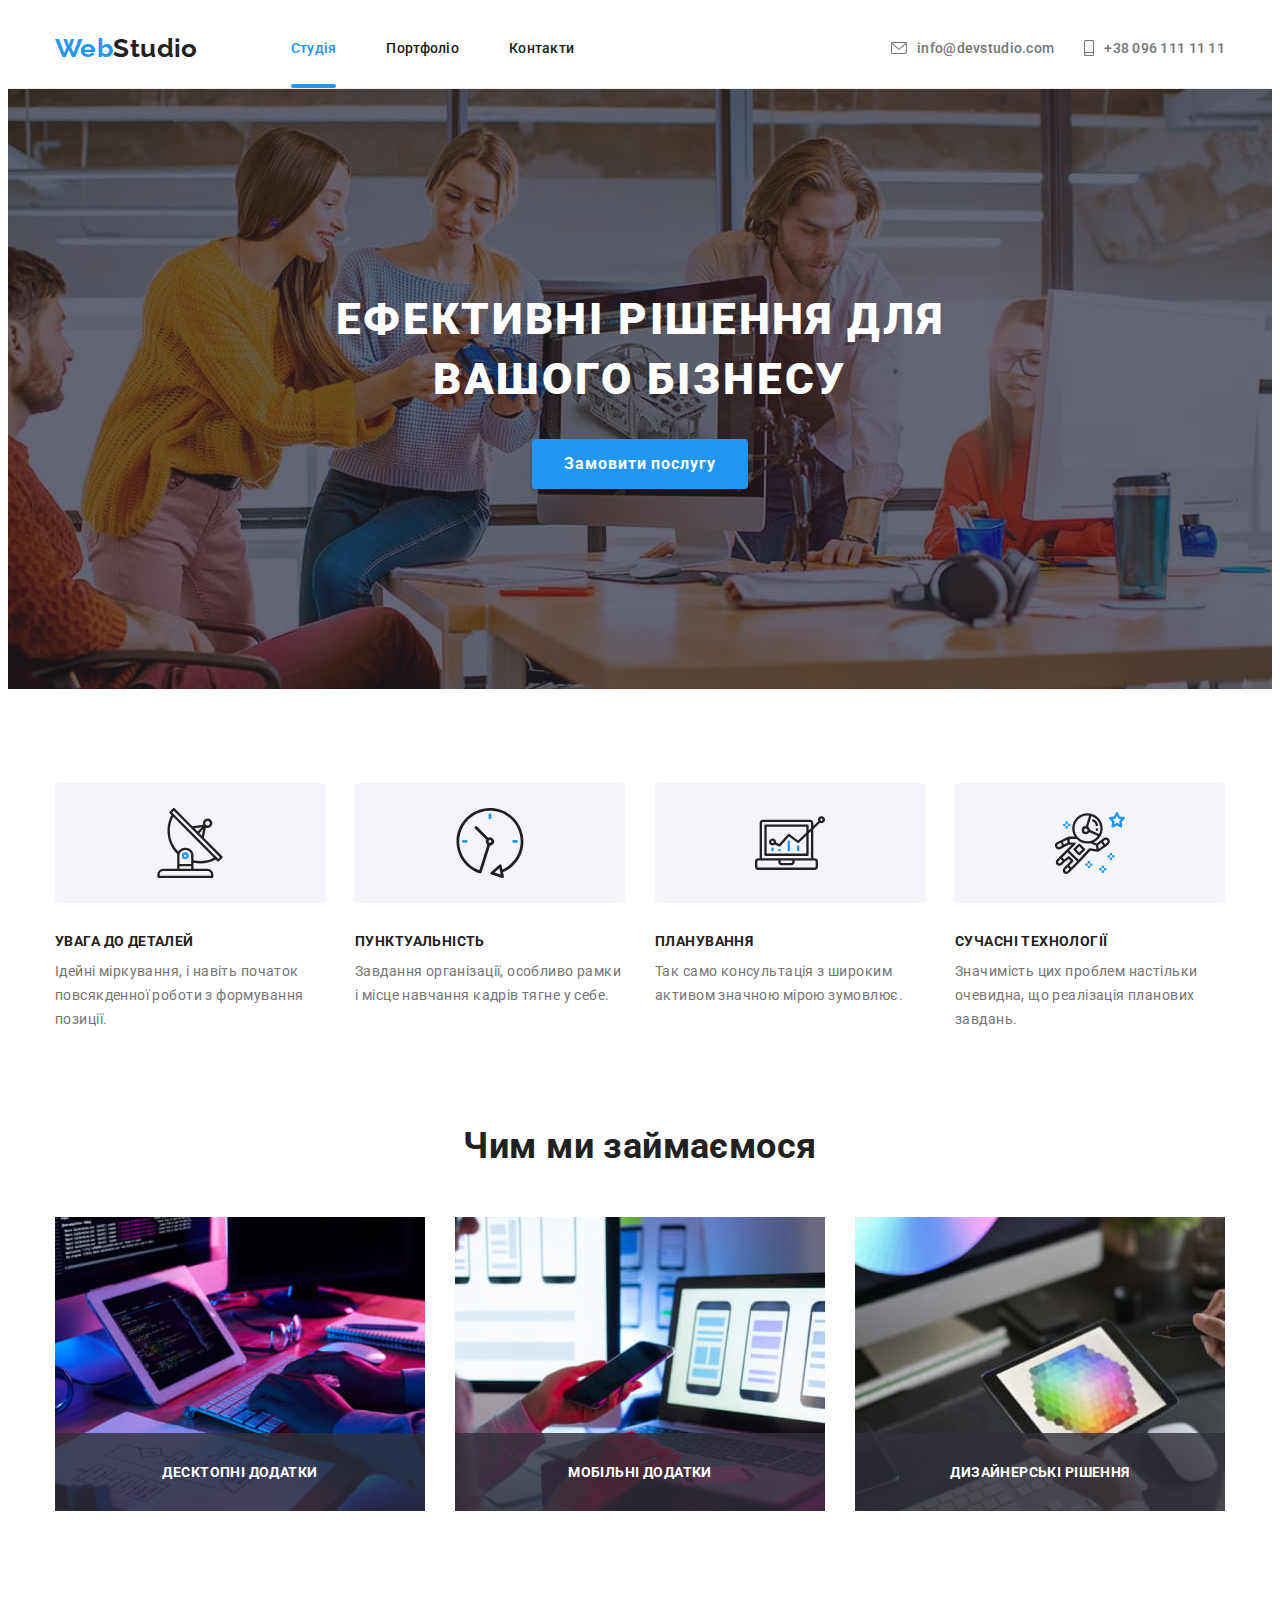
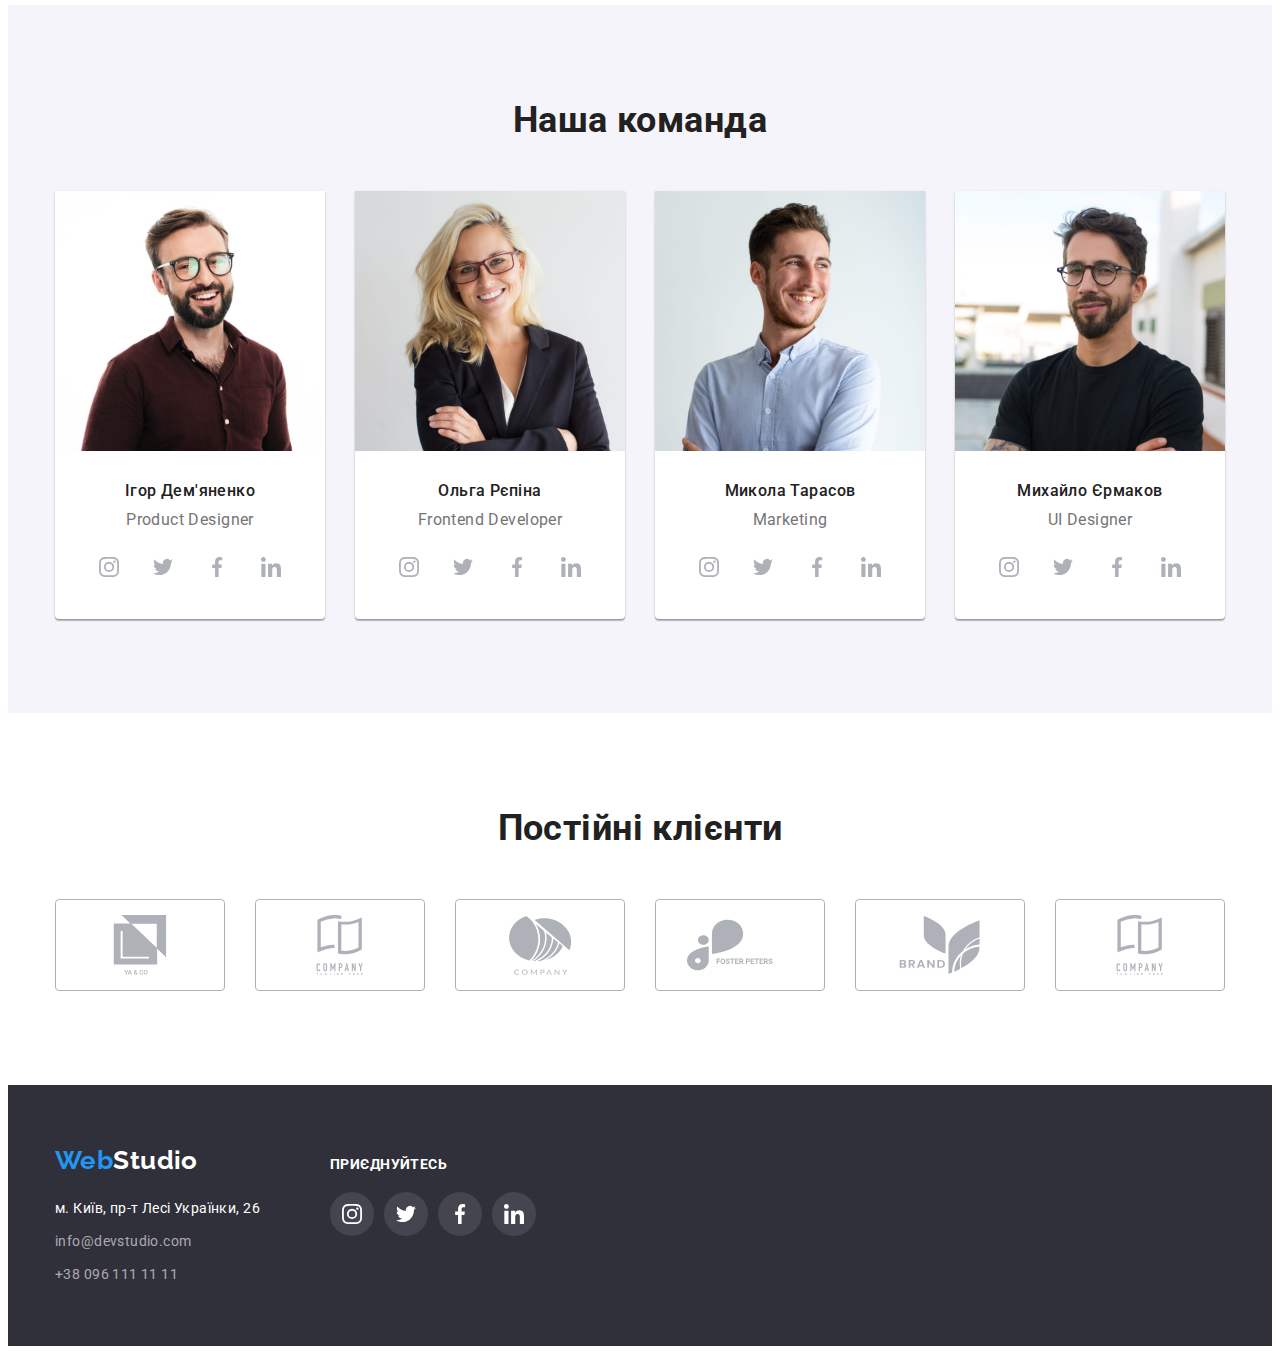
<file: index.html>
<!DOCTYPE html>
<html lang="uk">
  <head>
    <meta charset="UTF-8" />
    <meta http-equiv="X-UA-Compatible" content="IE=edge" />
    <meta name="viewport" content="width=device-width, initial-scale=1.0" />
    <title>Document</title>
    <!-- Шрифти -->
    <link rel="preconnect" href="https://fonts.googleapis.com" />
    <link rel="preconnect" href="https://fonts.gstatic.com" crossorigin />
    <link
      href="https://fonts.googleapis.com/css2?family=Raleway:wght@700&family=Roboto:wght@400;500;700;900&display=swap"
      rel="stylesheet"
    />
    <!-- Стилі -->
    <!-- Спочатку нормалізатор -->
    <link
      rel="stylesheet"
      href="https://cdnjs.cloudflare.com/ajax/libs/modern-normalize/1.1.0/modern-normalize.min.css"
      integrity="sha512-wpPYUAdjBVSE4KJnH1VR1HeZfpl1ub8YT/NKx4PuQ5NmX2tKuGu6U/JRp5y+Y8XG2tV+wKQpNHVUX03MfMFn9Q=="
      crossorigin="anonymous"
      referrerpolicy="no-referrer"
    />
    <!-- Власні стилі -->
    <link rel="stylesheet" href="./css/styles.css" />
  </head>
  <body class="page">
    <!--шапка-->
    <header class="header">
      <div class="container">
        <nav class="header-nav">
          <a class="logo header-logo" href="./index.html">
            <span class="logo-first-word">Web</span>Studio</a
          >
          <ul class="list header-list">
            <li class="header-item">
              <a class="header-nav-link link current-page" href="./index.html">Студія</a>
            </li>
            <li class="header-item">
              <a class="header-nav-link link" href="./portfilio.html">Портфоліо</a>
            </li>
            <li class="header-item">
              <!-- тимчасовий якір -->
              <a class="header-nav-link link" href="#contacts">Контакти</a>
            </li>
          </ul>
        </nav>
        <ul class="list header-cont-list">
          <li class="header-item">
            <a class="header-cont-link link" href="mailto:info@devstudio.com">
              <svg class="header-cont-icon" width="16" height="12">
                <use href="./images/icons.svg#envelope"></use>
              </svg>
              info@devstudio.com</a
            >
          </li>
          <li class="header-item">
            <a class="header-cont-link link" href="tel:+380961111111">
              <svg class="header-cont-icon" width="10" height="16">
                <use href="./images/icons.svg#smartphone"></use>
              </svg>
              +38 096 111 11 11</a
            >
          </li>
        </ul>
      </div>
    </header>

    <main>
      <!--секція "герой" -->
      <section class="hero section">
        <div class="container">
          <h1 class="hero-title">Ефективні рішення для вашого бізнесу</h1>
          <button class="btn" type="button" data-modal-open>Замовити послугу</button>
        </div>
      </section>

      <!-- секція "особливості команди" -->
      <section class="section-special section">
        <div class="container">
          <h2 class="visually-hidden">Переваги нашої команди</h2>
          <ul class="list special-list">
            <li class="special-item">
              <div class="special-thumb">
                <svg class="special-icon" width="70" height="70">
                  <use href="./images/icons.svg#antenna"></use>
                </svg>
              </div>
              <h3 class="special-title">УВАГА ДО ДЕТАЛЕЙ</h3>
              <p class="special-text">
                Ідейні міркування, &#105; навіть початок повсякденної роботи з формування позиції.
              </p>
            </li>
            <li class="special-item">
              <div class="special-thumb">
                <svg class="special-icon" width="70" height="70">
                  <use href="./images/icons.svg#clock"></use>
                </svg>
              </div>
              <h3 class="special-title">ПУНКТУАЛЬНІСТЬ</h3>
              <p class="special-text">
                Завдання організації, особливо рамки &#105; місце навчання кадрів тягне у себе.
              </p>
            </li>
            <li class="special-item">
              <div class="special-thumb">
                <svg class="special-icon" width="70" height="70">
                  <use href="./images/icons.svg#diagram"></use>
                </svg>
              </div>
              <h3 class="special-title">ПЛАНУВАННЯ</h3>
              <p class="special-text">
                Так само консультація з широким активом значною мірою зумовлює.
              </p>
            </li>
            <li class="special-item">
              <div class="special-thumb">
                <svg class="special-icon" width="70" height="70">
                  <use href="./images/icons.svg#astronaut"></use>
                </svg>
              </div>
              <h3 class="special-title">СУЧАСНІ ТЕХНОЛОГІЇ</h3>
              <p class="special-text">
                Значимість цих проблем настільки очевидна, що реалізація планових завдань.
              </p>
            </li>
          </ul>
        </div>
      </section>

      <!--секція "чим ми займаємося"-->
      <section class="section-what section">
        <div class="container">
          <h2 class="section-title">Чим ми займаємося</h2>
          <ul class="list sec-wht-list">
            <li class="sec-wht-item">
              <img
                class="img"
                src="./images/ourworks/img-1-squoosh.jpg"
                alt="Десктопні додатки"
                title="Десктопні додатки"
                width="370"
                height="294"
              />
              <p class="sec-wht-overtext">Десктопні додатки</p>
            </li>
            <li class="sec-wht-item">
              <img
                class="img"
                src="./images/ourworks/img-2-squoosh.jpg"
                alt="Мобільні додатки"
                title="Мобільні додатки"
                width="370"
                height="294"
              />
              <p class="sec-wht-overtext">Мобільні додатки</p>
            </li>
            <li class="sec-wht-item">
              <img
                class="img"
                src="./images/ourworks/img-3-squoosh.jpg"
                alt="Дизайнерські рішення"
                title="Дизайнерські рішення"
                width="370"
                height="294"
              />
              <p class="sec-wht-overtext">Дизайнерські рішення</p>
            </li>
          </ul>
        </div>
      </section>

      <!--секція "наша команда" -->
      <section class="section-team section">
        <div class="container">
          <h2 class="section-title">Наша команда</h2>
          <ul class="list sec-team-list">
            <li class="sec-team-item">
              <img
                class="img"
                src="./images/team/img-demianenko-squoosh.jpg"
                alt="Ігор Дем'яненко"
                title="Ігор Дем'яненко"
                width="270"
                height="260"
              />
              <div class="team-thumb">
                <h3 class="team-name">Ігор Дем'яненко</h3>
                <p class="team-position">Product Designer</p>
                <ul class="list team-socials-list">
                  <li class="team-socials-item">
                    <a
                      class="team-socials-link"
                      href="https://www.instagram.com/"
                      target="_blank"
                      rel="noreferrer noopener"
                      aria-label="Instagram"
                    >
                      <svg class="team-socials-icon" width="20" height="20">
                        <use href="./images/icons.svg#instagram"></use>
                      </svg>
                    </a>
                  </li>
                  <li class="team-socials-item">
                    <a
                      class="team-socials-link"
                      href="https://twitter.com/"
                      target="_blank"
                      rel="noreferrer noopener"
                      aria-label="Twitter"
                    >
                      <svg class="team-socials-icon" width="20" height="20">
                        <use href="./images/icons.svg#twitter"></use>
                      </svg>
                    </a>
                  </li>
                  <li class="team-socials-item">
                    <a
                      class="team-socials-link"
                      href="https://www.facebook.com/"
                      target="_blank"
                      rel="noreferrer noopener"
                      aria-label="Facebook"
                    >
                      <svg class="team-socials-icon" width="20" height="20">
                        <use href="./images/icons.svg#facebook"></use>
                      </svg>
                    </a>
                  </li>
                  <li class="team-socials-item">
                    <a
                      class="team-socials-link"
                      href="https://www.LinkedIn.com/"
                      target="_blank"
                      rel="noreferrer noopener"
                      aria-label="LinkedIn"
                    >
                      <svg class="team-socials-icon" width="20" height="20">
                        <use href="./images/icons.svg#linkedin"></use>
                      </svg>
                    </a>
                  </li>
                </ul>
              </div>
            </li>
            <li class="sec-team-item">
              <img
                class="img"
                src="./images/team/img-repina-squoosh.jpg"
                alt="Ольга Рєпіна"
                title="Ольга Рєпіна"
                width="270"
                height="260"
              />
              <div class="team-thumb">
                <h3 class="team-name">Ольга Рєпіна</h3>
                <p class="team-position">Frontend Developer</p>
                <ul class="list team-socials-list">
                  <li class="team-socials-item">
                    <a
                      class="team-socials-link"
                      href="https://www.instagram.com/"
                      target="_blank"
                      rel="noreferrer noopener"
                      aria-label="Instagram"
                    >
                      <svg class="team-socials-icon" width="20" height="20">
                        <use href="./images/icons.svg#instagram"></use>
                      </svg>
                    </a>
                  </li>
                  <li class="team-socials-item">
                    <a
                      class="team-socials-link"
                      href="https://twitter.com/"
                      target="_blank"
                      rel="noreferrer noopener"
                      aria-label="Twitter"
                    >
                      <svg class="team-socials-icon" width="20" height="20">
                        <use href="./images/icons.svg#twitter"></use>
                      </svg>
                    </a>
                  </li>
                  <li class="team-socials-item">
                    <a
                      class="team-socials-link"
                      href="https://www.facebook.com/"
                      target="_blank"
                      rel="noreferrer noopener"
                      aria-label="Facebook"
                    >
                      <svg class="team-socials-icon" width="20" height="20">
                        <use href="./images/icons.svg#facebook"></use>
                      </svg>
                    </a>
                  </li>
                  <li class="team-socials-item">
                    <a
                      class="team-socials-link"
                      href="https://www.LinkedIn.com/"
                      target="_blank"
                      rel="noreferrer noopener"
                      aria-label="LinkedIn"
                    >
                      <svg class="team-socials-icon" width="20" height="20">
                        <use href="./images/icons.svg#linkedin"></use>
                      </svg>
                    </a>
                  </li>
                </ul>
              </div>
            </li>
            <li class="sec-team-item">
              <img
                class="img"
                src="./images/team/img-tarasov-squoosh.jpg"
                alt="Микола Тарасов"
                title="Микола Тарасов"
                width="270"
                height="260"
              />
              <div class="team-thumb">
                <h3 class="team-name">Микола Тарасов</h3>
                <p class="team-position">Marketing</p>
                <ul class="list team-socials-list">
                  <li class="team-socials-item">
                    <a
                      class="team-socials-link"
                      href="https://www.instagram.com/"
                      target="_blank"
                      rel="noreferrer noopener"
                      aria-label="Instagram"
                    >
                      <svg class="team-socials-icon" width="20" height="20">
                        <use href="./images/icons.svg#instagram"></use>
                      </svg>
                    </a>
                  </li>
                  <li class="team-socials-item">
                    <a
                      class="team-socials-link"
                      href="https://twitter.com/"
                      target="_blank"
                      rel="noreferrer noopener"
                      aria-label="Twitter"
                    >
                      <svg class="team-socials-icon" width="20" height="20">
                        <use href="./images/icons.svg#twitter"></use>
                      </svg>
                    </a>
                  </li>
                  <li class="team-socials-item">
                    <a
                      class="team-socials-link"
                      href="https://www.facebook.com/"
                      target="_blank"
                      rel="noreferrer noopener"
                      aria-label="Facebook"
                    >
                      <svg class="team-socials-icon" width="20" height="20">
                        <use href="./images/icons.svg#facebook"></use>
                      </svg>
                    </a>
                  </li>
                  <li class="team-socials-item">
                    <a
                      class="team-socials-link"
                      href="https://www.LinkedIn.com/"
                      target="_blank"
                      rel="noreferrer noopener"
                      aria-label="LinkedIn"
                    >
                      <svg class="team-socials-icon" width="20" height="20">
                        <use href="./images/icons.svg#linkedin"></use>
                      </svg>
                    </a>
                  </li>
                </ul>
              </div>
            </li>
            <li class="sec-team-item">
              <img
                class="img"
                src="./images/team/img-ermakov-squoosh.jpg"
                alt="Михайло Єрмаков"
                title="Михайло Єрмаков"
                width="270"
                height="260"
              />
              <div class="team-thumb">
                <h3 class="team-name">Михайло Єрмаков</h3>
                <p class="team-position">UI Designer</p>
                <ul class="list team-socials-list">
                  <li class="team-socials-item">
                    <a
                      class="team-socials-link"
                      href="https://www.instagram.com/"
                      target="_blank"
                      rel="noreferrer noopener"
                      aria-label="Instagram"
                    >
                      <svg class="team-socials-icon" width="20" height="20">
                        <use href="./images/icons.svg#instagram"></use>
                      </svg>
                    </a>
                  </li>
                  <li class="team-socials-item">
                    <a
                      class="team-socials-link"
                      href="https://twitter.com/"
                      target="_blank"
                      rel="noreferrer noopener"
                      aria-label="Twitter"
                    >
                      <svg class="team-socials-icon" width="20" height="20">
                        <use href="./images/icons.svg#twitter"></use>
                      </svg>
                    </a>
                  </li>
                  <li class="team-socials-item">
                    <a
                      class="team-socials-link"
                      href="https://www.facebook.com/"
                      target="_blank"
                      rel="noreferrer noopener"
                      aria-label="Facebook"
                    >
                      <svg class="team-socials-icon" width="20" height="20">
                        <use href="./images/icons.svg#facebook"></use>
                      </svg>
                    </a>
                  </li>
                  <li class="team-socials-item">
                    <a
                      class="team-socials-link"
                      href="https://www.LinkedIn.com/"
                      target="_blank"
                      rel="noreferrer noopener"
                      aria-label="LinkedIn"
                    >
                      <svg class="team-socials-icon" width="20" height="20">
                        <use href="./images/icons.svg#linkedin"></use>
                      </svg>
                    </a>
                  </li>
                </ul>
              </div>
            </li>
          </ul>
        </div>
      </section>

      <!-- секція Постіні клієнти -->
      <section class="section-clients section">
        <div class="container">
          <h2 class="section-title">Постійні клієнти</h2>
          <ul class="list section-clients-list">
            <li class="sec-clients-item">
              <a
                class="sec-clients-link"
                href="about:blank"
                target="_blank"
                rel="noreferrer noopener"
                aria-label=""
              >
                <svg class="clients-icons" width="106" height="60">
                  <use href="./images/icons.svg#client-1"></use>
                </svg>
              </a>
            </li>

            <li class="sec-clients-item">
              <a
                class="sec-clients-link"
                href="about:blank"
                target="_blank"
                rel="noreferrer noopener"
                aria-label=""
              >
                <svg class="clients-icons" width="106" height="60">
                  <use href="./images/icons.svg#client-2"></use>
                </svg>
              </a>
            </li>
            <li class="sec-clients-item">
              <a
                class="sec-clients-link"
                href="about:blank"
                target="_blank"
                rel="noreferrer noopener"
                aria-label=""
              >
                <svg class="clients-icons" width="106" height="60">
                  <use href="./images/icons.svg#client-3"></use>
                </svg>
              </a>
            </li>
            <li class="sec-clients-item">
              <a
                class="sec-clients-link"
                href="about:blank"
                target="_blank"
                rel="noreferrer noopener"
                aria-label=""
              >
                <svg class="clients-icons" width="106" height="60">
                  <use href="./images/icons.svg#client-4"></use>
                </svg>
              </a>
            </li>
            <li class="sec-clients-item">
              <a
                class="sec-clients-link"
                href="about:blank"
                target="_blank"
                rel="noreferrer noopener"
                aria-label=""
              >
                <svg class="clients-icons" width="106" height="60">
                  <use href="./images/icons.svg#client-5"></use>
                </svg>
              </a>
            </li>
            <li class="sec-clients-item">
              <a
                class="sec-clients-link"
                href="about:blank"
                target="_blank"
                rel="noreferrer noopener"
                aria-label=""
              >
                <svg class="clients-icons" width="106" height="60">
                  <use href="./images/icons.svg#client-2"></use>
                </svg>
              </a>
            </li>
          </ul>
        </div>
      </section>
    </main>

    <!--підвал-->
    <footer class="footer">
      <div class="container">
        <div class="footer-common">
          <div class="footer-addr">
            <a class="logo footer-logo" href="./index.html">
              <span class="logo-first-word">Web</span>Studio
            </a>
            <address class="footer-contacts-address" id="contacts">
              <ul class="list footer-list">
                <li class="footer-item">
                  <a
                    class="link-map"
                    href="https://goo.gl/maps/pMzpVghWTdphN7kk7"
                    target="_blank"
                    rel="noopener noreferrer"
                  >
                    м. Київ, пр-т Лесі Українки, 26
                  </a>
                </li>
                <li class="footer-item">
                  <a class="footer-link link" href="mailto:info@devstudio.com"
                    >info@devstudio.com</a
                  >
                </li>
                <li class="footer-item">
                  <a class="footer-link link" href="tel:+380961111111">+38 096 111 11 11</a>
                </li>
              </ul>
            </address>
          </div>
          <div class="footer-wecome-socials">
            <h3 class="footer-welcome">ПРИЄДНУЙТЕСЬ</h3>
            <ul class="list footer-socials-list">
              <li class="footer-socials-item">
                <a
                  class="footer-socials-link"
                  href="https://www.instagram.com/"
                  target="_blank"
                  rel="noreferrer noopener"
                  aria-label="Instagram"
                >
                  <svg class="footer-socials-icon" width="20" height="20">
                    <use href="./images/icons.svg#instagram"></use>
                  </svg>
                </a>
              </li>
              <li class="footer-socials-item">
                <a
                  class="footer-socials-link"
                  href="https://twitter.com/"
                  target="_blank"
                  rel="noreferrer noopener"
                  aria-label="Twitter"
                >
                  <svg class="footer-socials-icon" width="20" height="20">
                    <use href="./images/icons.svg#twitter"></use>
                  </svg>
                </a>
              </li>
              <li class="footer-socials-item">
                <a
                  class="footer-socials-link"
                  href="https://www.facebook.com/"
                  target="_blank"
                  rel="noreferrer noopener"
                  aria-label="Facebook"
                >
                  <svg class="footer-socials-icon" width="20" height="20">
                    <use href="./images/icons.svg#facebook"></use>
                  </svg>
                </a>
              </li>
              <li class="footer-socials-item">
                <a
                  class="footer-socials-link"
                  href="https://www.LinkedIn.com/"
                  target="_blank"
                  rel="noreferrer noopener"
                  aria-label="LinkedIn"
                >
                  <svg class="footer-socials-icon" width="20" height="20">
                    <use href="./images/icons.svg#linkedin"></use>
                  </svg>
                </a>
              </li>
            </ul>
          </div>
        </div>
      </div>
    </footer>

    <div class="backdrop is-hidden" data-modal>
      <div class="modal">
        <button class="modal-btn" type="button" data-modal-close>
          <svg width="18" height="18">
            <use href="./images/icons.svg#close-black"></use>
          </svg>
        </button>
      </div>
    </div>

    <script src="./js/modal.js"></script>
  </body>
</html>
</file>
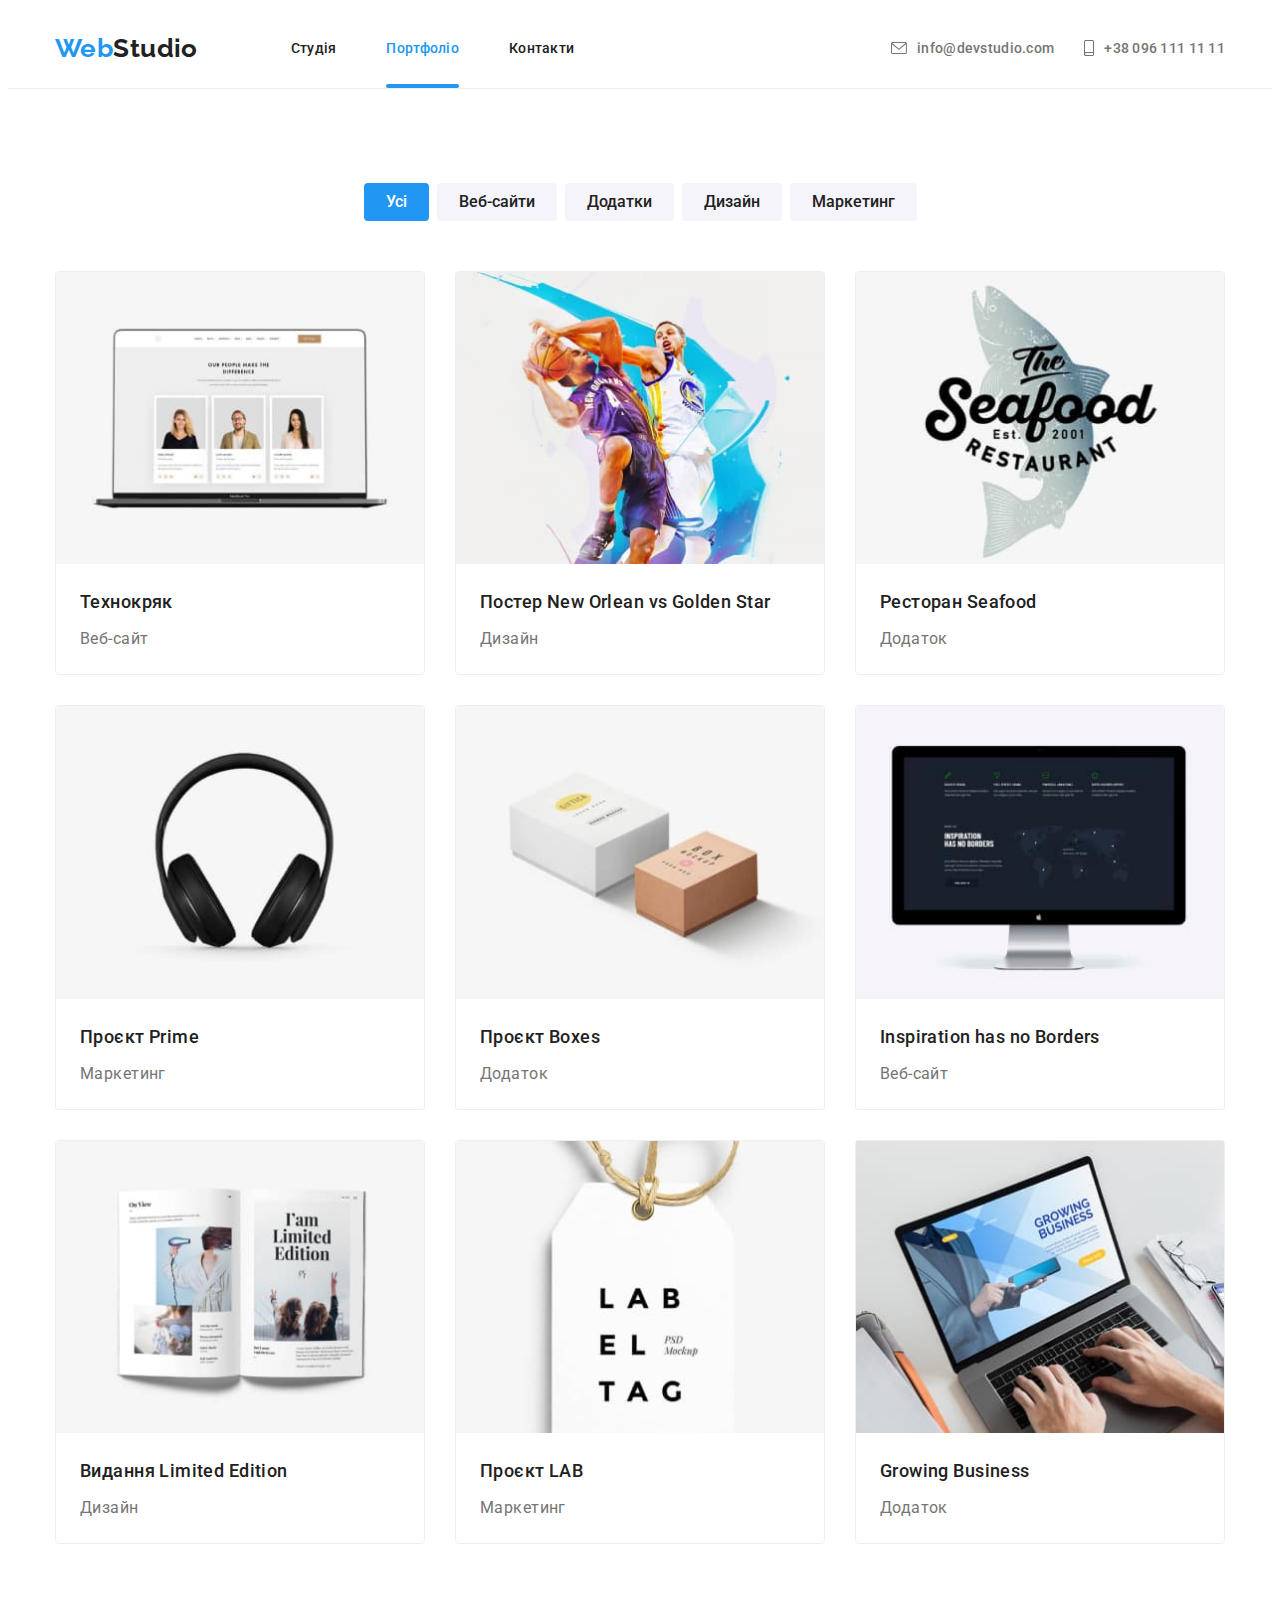
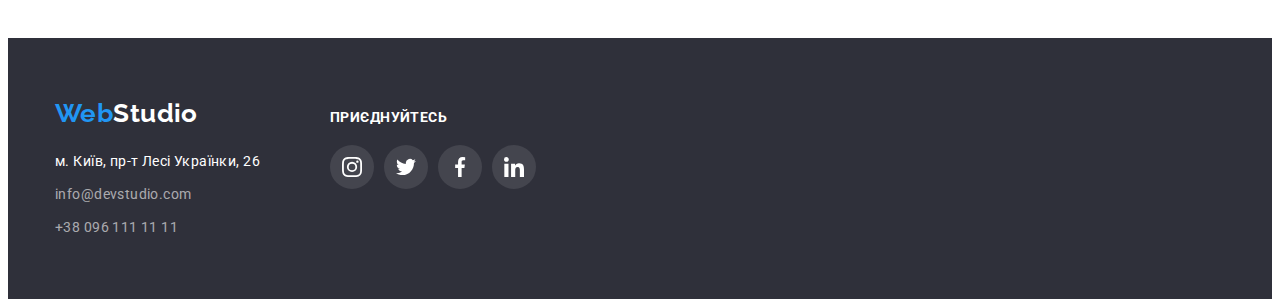
<file: portfilio.html>
<!DOCTYPE html>
<html lang="uk">
  <head>
    <meta charset="UTF-8" />
    <meta http-equiv="X-UA-Compatible" content="IE=edge" />
    <meta name="viewport" content="width=device-width, initial-scale=1.0" />
    <title>Document</title>
    <!-- Шрифти -->
    <link rel="preconnect" href="https://fonts.googleapis.com" />
    <link rel="preconnect" href="https://fonts.gstatic.com" crossorigin />
    <link
      href="https://fonts.googleapis.com/css2?family=Raleway:wght@700&family=Roboto:wght@400;500;700;900&display=swap"
      rel="stylesheet"
    />
    <!-- Стилі -->
    <!-- Спочатку нормалізатор -->
    <link
      rel="stylesheet"
      href="https://cdnjs.cloudflare.com/ajax/libs/modern-normalize/1.1.0/modern-normalize.min.css"
      integrity="sha512-wpPYUAdjBVSE4KJnH1VR1HeZfpl1ub8YT/NKx4PuQ5NmX2tKuGu6U/JRp5y+Y8XG2tV+wKQpNHVUX03MfMFn9Q=="
      crossorigin="anonymous"
      referrerpolicy="no-referrer"
    />
    <!-- Власні стилі -->
    <link rel="stylesheet" href="./css/styles.css" />
  </head>
  <body>
    <!--шапка -->
    <header class="header">
      <div class="container">
        <nav class="header-nav">
          <a class="logo header-logo" href="./index.html">
            <span class="logo-first-word">Web</span>Studio</a
          >
          <ul class="list header-list">
            <li class="header-item">
              <a class="header-nav-link link" href="./index.html">Студія</a>
            </li>
            <li class="header-item">
              <a class="header-nav-link link current-page" href="./portfilio.html">Портфоліо</a>
            </li>
            <li class="header-item">
              <!-- тимчасовий якір -->
              <a class="header-nav-link link" href="#contacts">Контакти</a>
            </li>
          </ul>
        </nav>
        <ul class="list header-cont-list">
          <li class="header-item">
            <a class="header-cont-link link" href="mailto:info@devstudio.com">
              <svg class="header-cont-icon" width="16" height="12">
                <use href="./images/icons.svg#envelope"></use>
              </svg>
              info@devstudio.com</a
            >
          </li>
          <li class="header-item">
            <a class="header-cont-link link" href="tel:+380961111111">
              <svg class="header-cont-icon" width="10" height="16">
                <use href="./images/icons.svg#smartphone"></use>
              </svg>
              +38 096 111 11 11</a
            >
          </li>
        </ul>
      </div>
    </header>
    <main>
      <section class="section-projects section">
        <div class="container">
          <h1 class="visually-hidden">"Портфоліо"</h1>
          <!-- "радіокнопки" -->
          <ul class="list sec-prj-list-rbtn">
            <li class="sec-prj-item-rbtn">
              <button class="rbtn current-rbtn" type="button">Усі</button>
            </li>
            <li class="sec-prj-item-rbtn"><button class="rbtn" type="button">Веб-сайти</button></li>
            <li class="sec-prj-item-rbtn"><button class="rbtn" type="button">Додатки</button></li>
            <li class="sec-prj-item-rbtn"><button class="rbtn" type="button">Дизайн</button></li>
            <li class="sec-prj-item-rbtn"><button class="rbtn" type="button">Маркетинг</button></li>
          </ul>

          <!-- список проектів -->
          <ul class="list sec-prg-list">
            <li class="sec-prg-item">
              <a
                class="sec-prg-link"
                href="about:blank"
                target="_blank"
                rel="noreferrer noopener"
                aria-label=""
              >
                <div class="prg-thumb">
                  <img
                    src="./images/portfolio/img-1-sq.jpg"
                    alt="ноутбук із зразком сторінки сайта"
                    width="370"
                    height="294"
                  />

                  <p class="prg-over-text">
                    Ресурс пропонує комплексні пропозиції з різним рівнем функціоналу та сервісів.
                    Все це дозволить відвідувачу отримати вичерпні відомості про компанію чи
                    приватну особу.
                  </p>
                </div>
                <div>
                  <h3 class="project-name">Технокряк</h3>
                  <p class="project-text">Веб-сайт</p>
                </div>
              </a>
            </li>
            <li class="sec-prg-item">
              <a
                class="sec-prg-link"
                href="about:blank"
                target="_blank"
                rel="noreferrer noopener"
                aria-label=""
              >
                <div class="prg-thumb">
                  <img
                    src="./images/portfolio/img-2-sq.jpg"
                    alt="рекламний постер із баскетболістами"
                    width="370"
                    height="294"
                  />

                  <p class="prg-over-text">
                    Ресурс пропонує комплексні пропозиції з різним рівнем функціоналу та сервісів.
                    Все це дозволить відвідувачу отримати вичерпні відомості про компанію чи
                    приватну особу.
                  </p>
                </div>
                <div>
                  <h3 class="project-name">Постер New Orlean vs Golden Star</h3>
                  <p class="project-text">Дизайн</p>
                </div>
              </a>
            </li>
            <li class="sec-prg-item">
              <a
                class="sec-prg-link"
                href="about:blank"
                target="_blank"
                rel="noreferrer noopener"
                aria-label=""
              >
                <div class="prg-thumb">
                  <img
                    src="./images/portfolio/img-3-sq.jpg"
                    alt="зразок макету логотипа ресторана"
                    width="370"
                    height="294"
                  />

                  <p class="prg-over-text">
                    Ресурс пропонує комплексні пропозиції з різним рівнем функціоналу та сервісів.
                    Все це дозволить відвідувачу отримати вичерпні відомості про компанію чи
                    приватну особу.
                  </p>
                </div>
                <div>
                  <h3 class="project-name">Ресторан Seafood</h3>
                  <p class="project-text">Додаток</p>
                </div>
              </a>
            </li>
            <li class="sec-prg-item">
              <a
                class="sec-prg-link"
                href="about:blank"
                target="_blank"
                rel="noreferrer noopener"
                aria-label=""
              >
                <div class="prg-thumb">
                  <img
                    src="./images/portfolio/img-4-sq.jpg"
                    alt="фото навушників"
                    width="370"
                    height="294"
                  />

                  <p class="prg-over-text">
                    Ресурс пропонує комплексні пропозиції з різним рівнем функціоналу та сервісів.
                    Все це дозволить відвідувачу отримати вичерпні відомості про компанію чи
                    приватну особу.
                  </p>
                </div>
                <div>
                  <h3 class="project-name">Проєкт Prime</h3>
                  <p class="project-text">Маркетинг</p>
                </div>
              </a>
            </li>
            <li class="sec-prg-item">
              <a
                class="sec-prg-link"
                href="about:blank"
                target="_blank"
                rel="noreferrer noopener"
                aria-label=""
              >
                <div class="prg-thumb">
                  <img
                    src="./images/portfolio/img-5-sq.jpg"
                    alt="зразки дизайну коробок"
                    width="370"
                    height="294"
                  />

                  <p class="prg-over-text">
                    Ресурс пропонує комплексні пропозиції з різним рівнем функціоналу та сервісів.
                    Все це дозволить відвідувачу отримати вичерпні відомості про компанію чи
                    приватну особу.
                  </p>
                </div>
                <div>
                  <h3 class="project-name">Проєкт Boxes</h3>
                  <p class="project-text">Додаток</p>
                </div>
              </a>
            </li>
            <li class="sec-prg-item">
              <a
                class="sec-prg-link"
                href="about:blank"
                target="_blank"
                rel="noreferrer noopener"
                aria-label=""
              >
                <div class="prg-thumb">
                  <img
                    src="./images/portfolio/img-6-sq.jpg"
                    alt="монітор з зображенням макету сторінки сайта"
                    width="370"
                    height="294"
                  />

                  <p class="prg-over-text">
                    Ресурс пропонує комплексні пропозиції з різним рівнем функціоналу та сервісів.
                    Все це дозволить відвідувачу отримати вичерпні відомості про компанію чи
                    приватну особу.
                  </p>
                </div>
                <div>
                  <h3 class="project-name">Inspiration has no Borders</h3>
                  <p class="project-text">Веб-сайт</p>
                </div>
              </a>
            </li>
            <li class="sec-prg-item">
              <a
                class="sec-prg-link"
                href="about:blank"
                target="_blank"
                rel="noreferrer noopener"
                aria-label=""
              >
                <div class="prg-thumb">
                  <img
                    src="./images/portfolio/img-7-sq.jpg"
                    alt="розкрита книга з ілюстраціями"
                    width="370"
                    height="294"
                  />

                  <p class="prg-over-text">
                    Ресурс пропонує комплексні пропозиції з різним рівнем функціоналу та сервісів.
                    Все це дозволить відвідувачу отримати вичерпні відомості про компанію чи
                    приватну особу.
                  </p>
                </div>
                <div>
                  <h3 class="project-name">Видання Limited Edition</h3>
                  <p class="project-text">Дизайн</p>
                </div>
              </a>
            </li>
            <li class="sec-prg-item">
              <a
                class="sec-prg-link"
                href="about:blank"
                target="_blank"
                rel="noreferrer noopener"
                aria-label=""
              >
                <div class="prg-thumb">
                  <img
                    src="./images/portfolio/img-8-sq.jpg"
                    alt="бірка з прикладом дизайну"
                    width="370"
                    height="294"
                  />

                  <p class="prg-over-text">
                    Ресурс пропонує комплексні пропозиції з різним рівнем функціоналу та сервісів.
                    Все це дозволить відвідувачу отримати вичерпні відомості про компанію чи
                    приватну особу.
                  </p>
                </div>
                <div>
                  <h3 class="project-name">Проєкт LAB</h3>
                  <p class="project-text">Маркетинг</p>
                </div>
              </a>
            </li>
            <li class="sec-prg-item">
              <a
                class="sec-prg-link"
                href="about:blank"
                target="_blank"
                rel="noreferrer noopener"
                aria-label=""
              >
                <div class="prg-thumb">
                  <img
                    src="./images/portfolio/img-9-sq.jpg"
                    alt="людина працює за ноутбуком"
                    width="370"
                    height="294"
                  />

                  <p class="prg-over-text">
                    Ресурс пропонує комплексні пропозиції з різним рівнем функціоналу та сервісів.
                    Все це дозволить відвідувачу отримати вичерпні відомості про компанію чи
                    приватну особу.
                  </p>
                </div>
                <div>
                  <h3 class="project-name">Growing Business</h3>
                  <p class="project-text">Додаток</p>
                </div>
              </a>
            </li>
          </ul>
        </div>
      </section>
    </main>
    <!--підвал-->
    <footer class="footer">
      <div class="container">
        <div class="footer-common">
          <div class="footer-addr">
            <a class="logo footer-logo" href="./index.html">
              <span class="logo-first-word">Web</span>Studio
            </a>
            <address class="footer-contacts-address" id="contacts">
              <ul class="list footer-list">
                <li class="footer-item">
                  <a
                    class="link-map"
                    href="https://goo.gl/maps/pMzpVghWTdphN7kk7"
                    target="_blank"
                    rel="noopener noreferrer"
                  >
                    м. Київ, пр-т Лесі Українки, 26
                  </a>
                </li>
                <li class="footer-item">
                  <a class="footer-link link" href="mailto:info@devstudio.com"
                    >info@devstudio.com</a
                  >
                </li>
                <li class="footer-item">
                  <a class="footer-link link" href="tel:+380961111111">+38 096 111 11 11</a>
                </li>
              </ul>
            </address>
          </div>
          <div class="footer-wecome-socials">
            <h3 class="footer-welcome">ПРИЄДНУЙТЕСЬ</h3>
            <ul class="list footer-socials-list">
              <li class="footer-socials-item">
                <a
                  class="footer-socials-link"
                  href="https://www.instagram.com/"
                  target="_blank"
                  rel="noreferrer noopener"
                  aria-label="Instagram"
                >
                  <svg class="footer-socials-icon" width="20" height="20">
                    <use href="./images/icons.svg#instagram"></use>
                  </svg>
                </a>
              </li>
              <li class="footer-socials-item">
                <a
                  class="footer-socials-link"
                  href="https://twitter.com/"
                  target="_blank"
                  rel="noreferrer noopener"
                  aria-label="Twitter"
                >
                  <svg class="footer-socials-icon" width="20" height="20">
                    <use href="./images/icons.svg#twitter"></use>
                  </svg>
                </a>
              </li>
              <li class="footer-socials-item">
                <a
                  class="footer-socials-link"
                  href="https://www.facebook.com/"
                  target="_blank"
                  rel="noreferrer noopener"
                  aria-label="Facebook"
                >
                  <svg class="footer-socials-icon" width="20" height="20">
                    <use href="./images/icons.svg#facebook"></use>
                  </svg>
                </a>
              </li>
              <li class="footer-socials-item">
                <a
                  class="footer-socials-link"
                  href="https://www.LinkedIn.com/"
                  target="_blank"
                  rel="noreferrer noopener"
                  aria-label="LinkedIn"
                >
                  <svg class="footer-socials-icon" width="20" height="20">
                    <use href="./images/icons.svg#linkedin"></use>
                  </svg>
                </a>
              </li>
            </ul>
          </div>
        </div>
      </div>
    </footer>
  </body>
</html>
</file>
<file: css/styles.css>
:root {
  /* Fonts */
  --main-font: Roboto, sans-serif;
  --secondary-font: Raleway, sans-serif;

  /* Text */
  --main-headers-color: #212121;
  --main-txt-color: #757575;
  --main-accent-color: #2196f3;
  --light-txt-color: #ffffff;
  --light-footer-links-cl: rgba(255, 255, 255, 0.6);
  --icons-color: #afb1b8;

  /* Background */
  background-color: #ffffff;
  --background-secondary-cl: #2f303a;
  --background-elements: #f5f4fa;
  --background-light-cl: #ffffff;

  /* Other */
  --number-of-gaps-two: 2;
  --number-of-gaps-three: 3;
  --number-of-items-three: 3;
  --number-of-items-four: 4;

  /* Animation */
  --anim-main: 250ms cubic-bezier(0.4, 0, 0.2, 1);
  /* --anim-main: 3000ms cubic-bezier(0.4, 0, 0.2, 1); */
}

body {
  font-family: var(--main-font);
  color: var(--main-txt-color);
  font-size: 14px;
  line-height: calc(24 / 14);
  letter-spacing: 0.03em;
}

/* reset */
html {
  box-sizing: border-box;
}

*,
*::after,
*::before {
  box-sizing: inherit;
}

/* Стили для обнуления верхних отступов у элементов */
h1,
h2,
h3,
h4,
h5,
h6,
p {
  margin: 0;
}

/* Свойства для корректного отображения картинок */
img {
  display: block;
  max-width: 100%;
  height: auto;
}

/* Свойства для обнуления курсива у address */
address {
  font-style: normal;
}

/* Класс для обнуления базовых свойств у ссылок */
.link {
  text-decoration: none;
  color: inherit;
}

/* Класс для обнуления базовых свойств у списков (ul) */
.list {
  list-style: none;
  margin: 0;
  padding: 0;
}

/* утилити */
.section {
  padding-top: 94px;
  padding-bottom: 94px;
}

.container {
  width: 1200px;

  padding-left: 15px;
  padding-right: 15px;

  margin-left: auto;
  margin-right: auto;

  /* outline: 2px solid tomato;
  outline-offset: -2px; */
}

.visually-hidden {
  position: absolute;
  width: 1px;
  height: 1px;
  margin: -1px;
  border: 0;
  padding: 0;

  white-space: nowrap;
  clip-path: inset(100%);
  clip: rect(0 0 0 0);
  overflow: hidden;
}

/* шапка */
.header {
  border-bottom: 1px solid #ececec;
}

.header .container {
  display: flex;
  align-items: center;
}

.logo {
  font-family: var(--secondary-font);
  font-style: normal;
  font-weight: 700;
  font-size: 26px;
  line-height: calc(31 / 26);
  color: var(--main-headers-color);
  text-decoration: none;
  transition: color var(--anim-main);
}

.header-logo {
  padding-right: 93px;
  transition: color var(--anim-main);
}

.logo-first-word {
  color: var(--main-accent-color);
  transition: color var(--anim-main);
}

.header-nav {
  display: flex;
  margin-right: auto;
  align-items: center;
}

.header-list {
  display: flex;
  justify-content: center;
  align-items: center;
  gap: 50px;
}

.header-cont-list {
  display: flex;
  justify-content: center;
  align-items: center;
  gap: 30px;
}

.header-item {
  display: flex;
  justify-content: center;
  align-items: center;
}

.header-cont-icon {
  margin-right: 10px;
  fill: currentColor;
  /* transition: fill var(--anim-main); */
}

.header-nav-link,
.header-cont-link {
  font-weight: 500;
  line-height: calc(16 / 14);
  letter-spacing: 0.02em;
  padding-top: 32px;
  padding-bottom: 32px;

  transition: color var(--anim-main);
}

.header-nav-link {
  position: relative;
  color: var(--main-headers-color);
  transition: color var(--anim-main);
}

.header-nav-link::after {
  content: '';

  display: block;
  width: 100%;
  height: 4px;
  border-radius: 2px;
  background-color: var(--main-accent-color);

  position: absolute;
  left: 0;
  bottom: 0;

  opacity: 0;
  transform: scaleX(0);
  transition: background-color var(--anim-main), transform var(--anim-main),
    opacity var(--anim-main);
}

.header-cont-link {
  display: flex;
  align-items: center;
  color: var(--main-txt-color);
  transition: color var(--anim-main);
}

.header-nav-link:hover::after,
.header-nav-link:focus::after {
  opacity: 1;
  transform: scaleX(1);
}

.header-nav-link:hover,
.header-nav-link:focus,
.logo:hover,
.logo:focus {
  color: var(--main-accent-color);
}

.header-cont-link:hover,
.header-cont-link:focus {
  color: var(--main-accent-color);
}

/* поточна сторінка */
.current-page {
  position: relative;
  color: var(--main-accent-color);
}

.current-page::after {
  content: '';

  display: block;
  width: 100%;
  height: 4px;
  border-radius: 2px;
  background-color: var(--main-accent-color);

  position: absolute;
  left: 0;
  bottom: 0;
  opacity: 1;
  transform: scaleX(1);
  transition: transform var(--anim-main);
}

/* герой */
.hero {
  height: 600px;
  max-width: 1600px;
  margin: 0 auto;

  background-color: var(--background-secondary-cl);

  background-image: linear-gradient(to right, rgba(47, 48, 58, 0.4), rgba(47, 48, 58, 0.4)),
    url('../images/hero/Img-sq.jpg');
  background-repeat: no-repeat;
  background-size: cover;
  background-position: center;

  text-align: center;
  padding-top: 200px;
  padding-bottom: 200px;
}

.hero-title {
  width: 696px;
  margin-left: auto;
  margin-right: auto;
  margin-bottom: 30px;
  font-weight: 900;
  font-size: 44px;
  line-height: calc(60 / 44);
  text-align: center;
  letter-spacing: 0.06em;
  text-transform: uppercase;
  color: var(--light-txt-color);
}

.btn {
  font-family: inherit;
  font-weight: 700;
  font-size: 16px;
  line-height: calc(30 / 16);
  letter-spacing: 0.06em;
  width: 216px;
  height: 50px;
  color: var(--light-txt-color);
  background-color: var(--main-accent-color);

  border-radius: 4px;
  border: 0;

  box-shadow: 0px 4px 4px rgba(0, 0, 0, 0.15);
  cursor: pointer;

  transition: box-shadow var(--anim-main), background-color var(--anim-main), color var(--anim-main);
}

.btn:hover,
.btn:focus {
  background-color: var(--background-elements);
  color: var(--main-headers-color);
}

/* секція особливостей */
.special-list {
  display: flex;
  flex-wrap: wrap;
  gap: 30px;
}

.special-title {
  margin-bottom: 10px;
  font-size: 14px;
  line-height: calc(16 / 14);
  text-transform: uppercase;
  color: var(--main-headers-color);
}

.special-item {
  width: 270px;
  flex-basis: calc((100% - 30px * var(--number-of-gaps-three)) / var(--number-of-items-four));
}

.special-thumb {
  display: flex;
  justify-content: center;
  align-items: center;
  width: 270px;
  height: 120px;
  margin-bottom: 30px;

  background-size: cover;
  background-color: var(--background-elements);
  border-radius: 4px;
}

/* секція "чим займаємось" */
.section-what {
  padding-top: 0;
}

.sec-wht-list {
  display: flex;
  flex-wrap: wrap;
  gap: 30px;
}

.section-title {
  font-size: 36px;
  line-height: calc(42 / 36);
  text-align: center;
  margin-bottom: 50px;

  color: var(--main-headers-color);
}

.sec-wht-item {
  position: relative;
  /* width: 370px; */
  flex-basis: calc((100% - 30px * var(--number-of-gaps-two)) / var(--number-of-items-three));
}

.sec-wht-overtext {
  position: absolute;
  left: 0;
  bottom: 0;

  width: 100%;
  height: auto;

  font-weight: 700;
  text-align: center;
  text-transform: uppercase;
  padding: 27px;
  background: rgba(47, 48, 58, 0.8);
  color: var(--light-txt-color);
}

/* команда */
.section-team {
  background-color: var(--background-elements);
}

.sec-team-list {
  display: flex;
  flex-wrap: wrap;
  gap: 30px;
}

.sec-team-item {
  /* width: 270px; */
  flex-basis: calc((100% - 30px * var(--number-of-gaps-three)) / var(--number-of-items-four));
  box-shadow: 0px 1px 3px rgba(0, 0, 0, 0.12), 0px 1px 1px rgba(0, 0, 0, 0.14),
    0px 2px 1px rgba(0, 0, 0, 0.2);
  border-radius: 0px 0px 4px 4px;
  background-color: var(--background-light-cl);
}

.team-name {
  font-weight: 500;
  font-size: 16px;
  line-height: calc(19 / 16);

  text-align: center;
  color: var(--main-headers-color);
  margin-bottom: 10px;
}

.team-position {
  font-size: 16px;
  line-height: calc(19 / 16);
  text-align: center;
  margin-bottom: 16px;
}

.team-thumb {
  padding-top: 30px;
  padding-left: 10px;
  padding-right: 10px;
  padding-bottom: 30px;
}

.team-socials-list,
.footer-socials-list {
  display: flex;
  justify-content: center;
  align-items: center;

  gap: 10px;
}

.team-socials-link {
  display: flex;
  justify-content: center;
  align-items: center;
  text-align: center;
  width: 44px;
  height: 44px;
  border-radius: 50%;

  color: var(--icons-color);
  transition: background-color var(--anim-main), color var(--anim-main);
}

.team-socials-link:hover,
.team-socials-link:focus {
  color: var(--light-txt-color);
  background-color: var(--main-accent-color);
}

.footer-socials-link:hover,
.footer-socials-link:focus {
  color: var(--light-txt-color);
  background-color: var(--main-accent-color);
}

.team-socials-icon {
  fill: currentColor;
}

/* клієнти */
.section-clients-list {
  display: flex;
  flex-wrap: wrap;
  justify-content: center;
  align-items: center;
  gap: 30px;
  flex-basis: calc((100% - 30px) / 6);
  fill: var(--icons-color);
  cursor: pointer;
}

.sec-clients-link {
  display: flex;
  justify-content: center;
  align-items: center;
  width: 170px;
  height: 92px;
  border-radius: 4px;
  border: 1px solid var(--icons-color);
  color: var(--icons-color);

  transition: border-color var(--anim-main), color var(--anim-main);
}

.sec-clients-link:hover,
.sec-clients-link:focus {
  color: var(--main-accent-color);
  border-color: var(--main-accent-color);
}

.clients-icons {
  fill: currentColor;
}

/* footer */
.footer {
  background-color: var(--background-secondary-cl);
  padding-top: 60px;
  padding-bottom: 60px;
}

.footer-logo {
  display: inline-block;
  margin-bottom: 20px;
}

.footer-logo,
.link-map {
  color: var(--light-txt-color);
  text-decoration: none;
  transition: color var(--anim-main);
}
.footer-item {
  margin-bottom: 9px;
}

.footer-item:last-child {
  margin-bottom: 0;
}

.footer .link {
  color: var(--light-footer-links-cl);
  transition: color var(--anim-main);
}

.footer-logo:hover,
.footer-logo:focus,
.footer-link:hover,
.footer-link:focus {
  color: var(--main-accent-color);
}

.footer-common {
  display: flex;
  align-items: baseline;
  gap: 70px;
}

.footer-addr {
  display: flex;
  flex-direction: column;
}

.footer-wecome-socials {
  display: flex;
  flex-direction: column;
}

.footer-welcome {
  font-weight: 700;
  font-size: 14px;
  line-height: calc(16 / 14);

  text-transform: uppercase;
  color: var(--light-txt-color);
  margin-bottom: 20px;
}

.footer-socials-link {
  display: flex;
  justify-content: center;
  align-items: center;
  text-align: left;
  width: 44px;
  height: 44px;
  border-radius: 50%;
  background-color: rgba(255, 255, 255, 0.1);

  transition: background-color var(--anim-main);
}

.footer-socials-icon {
  fill: var(--light-txt-color);
}

/* Портфоліо */

.sec-prj-list-rbtn {
  display: flex;
  justify-content: center;
  align-items: center;
  margin-bottom: 50px;
  gap: 8px;
}

.rbtn {
  font-family: inherit;
  font-weight: 500;
  font-size: 16px;
  line-height: calc(26 / 16);

  background-color: var(--background-elements);
  color: var(--main-headers-color);

  border-radius: 4px;
  border: 0;
  padding: 6px 22px;
  cursor: pointer;

  transition: background-color var(--anim-main), color var(--anim-main), box-shadow var(--anim-main);
}

.rbtn:hover,
.rbtn:focus {
  background-color: var(--main-accent-color);
  color: var(--light-txt-color);

  box-shadow: 0px 3px 1px rgba(0, 0, 0, 0.1), 0px 1px 2px rgba(0, 0, 0, 0.08),
    0px 2px 2px rgba(0, 0, 0, 0.12);
}

/* поточна кнопка */
.current-rbtn {
  background-color: var(--main-accent-color);
  color: var(--light-txt-color);
}

.sec-prg-link:hover,
.sec-prg-link:focus {
  box-shadow: 0px 1px 1px rgba(0, 0, 0, 0.12), 0px 4px 4px rgba(0, 0, 0, 0.06),
    1px 4px 6px rgba(0, 0, 0, 0.16);
}

.sec-prg-link:hover .prg-over-text,
.sec-prg-link:focus .prg-over-text {
  transform: translateY(0);
}

.prg-thumb {
  position: relative;
  overflow: hidden;
}

.prg-over-text {
  padding: 63px 24px;
  color: var(--light-txt-color);
  font-size: 18px;
  line-height: calc(28 / 18);

  position: absolute;
  top: 0;
  left: 0;
  width: 100%;
  height: 100%;
  opacity: 1;
  background: rgba(33, 150, 243, 0.9);
  transform: translateY(101%);

  transition: transform var(--anim-main);
}

.project-name {
  font-weight: 500;
  font-size: 18px;
  line-height: calc(36 / 18);

  text-align: left;
  color: var(--main-headers-color);
}

.project-text {
  font-size: 16px;
  line-height: calc(30 / 16);
  color: var(--main-txt-color);
}

.sec-prg-list {
  display: flex;
  flex-wrap: wrap;
  gap: 30px;
}

.sec-prg-item {
  /* width: 370px; */
  display: flex;

  flex-basis: calc((100% - 30px * var(--number-of-gaps-two)) / var(--number-of-items-three));
}

.sec-prg-link {
  text-decoration: none;
  border: 1px solid #eeeeee;
  border-radius: 4px;
  transition: box-shadow var(--anim-main);
}

.sec-prg-list .project-name {
  padding-right: 24px;
  padding-top: 20px;
  padding-left: 24px;
  margin-bottom: 4px;
}

.sec-prg-list .project-text {
  padding-right: 24px;
  padding-left: 24px;
  padding-bottom: 20px;
}

/* модальне вікно */

.backdrop {
  position: fixed;
  top: 0;
  left: 0;
  z-index: 1000;

  width: 100%;
  height: 100%;
  background-color: rgba(0, 0, 0, 0.2);

  transition: visibility var(--anim-main), opacity var(--anim-main);
}

.backdrop.is-hidden {
  opacity: 0;
  pointer-events: none;
  visibility: hidden;
  scale: 0.9;
}

.backdrop.is-hidden .modal {
  transform: translate(-50%, -50%) scale(0.9);
  transition: transform var(--anim-main);
}

.modal {
  position: absolute;
  top: 50%;
  left: 50%;

  width: 528px;
  height: 581px;
  background-color: var(--background-light-cl);
  border-radius: 4px;
  box-shadow: 0px 1px 3px rgba(0, 0, 0, 0.12), 0px 1px 1px rgba(0, 0, 0, 0.14),
    0px 2px 1px rgba(0, 0, 0, 0.2);

  transform: translate(-50%, -50%) scale(1);
  transition: transform var(--anim-main);
}

.modal-btn {
  position: absolute;
  top: 10px;
  right: 10px;

  width: 30px;
  height: 30px;

  display: flex;
  justify-content: center;
  align-items: center;

  padding: 0;
  background-color: var(--background-light-cl);

  border-radius: 50%;
  border: 1px Solid rgba(0, 0, 0, 0.1);
  cursor: pointer;
}
</file>
